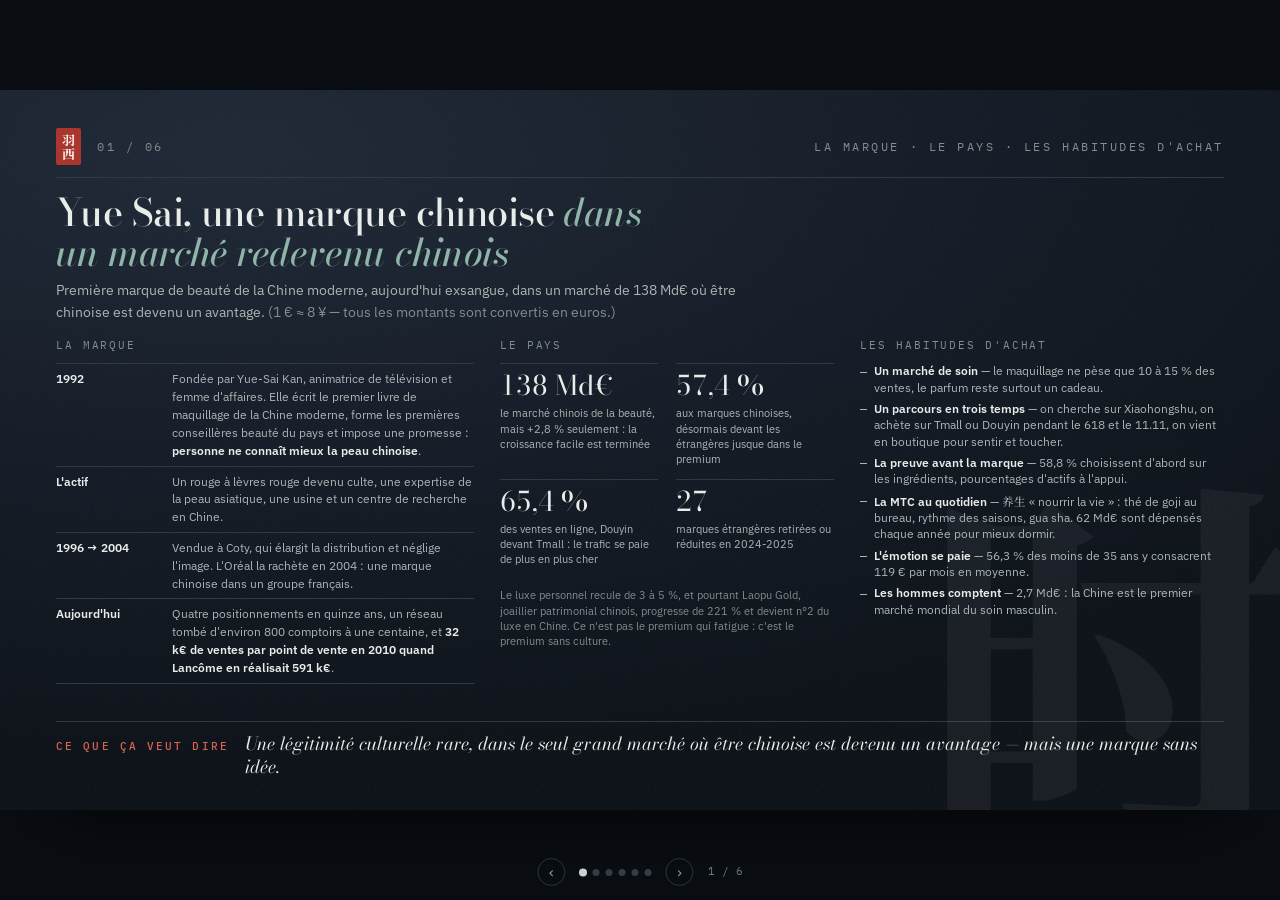
<file: pitch.html>
<!doctype html><html lang="fr"><head><meta charset="utf-8"><meta name="viewport" content="width=device-width,initial-scale=1"><meta name="robots" content="noindex, nofollow"></head><body><title>Yue Sai · Le Pitch</title>
<link rel="preconnect" href="https://fonts.googleapis.com">
<link rel="preconnect" href="https://fonts.gstatic.com" crossorigin>
<link rel="stylesheet" href="https://fonts.googleapis.com/css2?family=Bodoni+Moda:ital,opsz,wght@0,6..96,400..700;1,6..96,400..600&family=IBM+Plex+Mono:wght@400;500&family=IBM+Plex+Sans:ital,wght@0,400;0,500;0,600;1,400&family=Noto+Serif+SC:wght@500;700&display=swap">
<style>
:root{
  --moon:#EDF0EE; --paper:#F8F9F7; --paper2:#E3E8E4;
  --ink:#151C25; --ink2:#4A5661; --ink3:#78848B; --line:#CAD3CE;
  --cel:#3B7A6B; --cel-l:#8DB3A7; --cel-soft:#D7E4DE;
  --cin:#A8322A; --cin-l:#D6604F; --amber:#B97A2E; --xiang:#E6D7A3;
  --night:#131B26; --gold:#C8A24A; --on-night:#E8ECE9;
}
*{box-sizing:border-box}
html,body{margin:0;height:100%}
body{background:#0A0E13;font:16px/1.55 "IBM Plex Sans",system-ui,-apple-system,"PingFang SC",Arial,sans-serif;color:var(--ink);overflow:hidden}
.zh{font-family:"Noto Serif SC","Songti SC","STSong",serif;font-weight:500}
.bd{font-family:"Bodoni Moda","Bodoni 72","Didot",Georgia,serif}
.mo{font-family:"IBM Plex Mono",ui-monospace,Menlo,monospace}
:focus-visible{outline:2px solid var(--cin-l);outline-offset:3px}

.stage{position:absolute;top:50%;left:50%;width:1280px;height:720px;transform-origin:center center}
.slide{position:absolute;inset:0;width:1280px;height:720px;background:var(--moon);color:var(--ink);
  padding:38px 56px 32px;display:flex;flex-direction:column;overflow:hidden;
  box-shadow:0 40px 90px -40px rgba(0,0,0,.8);opacity:0;visibility:hidden;transition:opacity .45s ease}
.slide.on{opacity:1;visibility:visible}
.slide::after{content:"";position:absolute;inset:0;pointer-events:none;opacity:.055;mix-blend-mode:multiply;
  background-image:url("data:image/svg+xml;utf8,<svg xmlns='http://www.w3.org/2000/svg' width='140' height='140'><filter id='n'><feTurbulence type='fractalNoise' baseFrequency='0.85' numOctaves='3'/></filter><rect width='140' height='140' filter='url(%23n)'/></svg>")}
.slide.dark{background:radial-gradient(110% 85% at 18% 8%,#1D2735 0%,#111823 55%,#0A0F16 100%);color:var(--on-night)}
.slide.dark::after{mix-blend-mode:screen;opacity:.05}
.slide.dark{--ink:var(--on-night);--ink2:#A8B4B2;--ink3:#7E8B8C;--line:#2B3641;--cel:#8FC0B2;--paper:#18212C;--paper2:#1E2836}

/* header */
.shead{display:flex;align-items:center;gap:16px;padding-bottom:12px;border-bottom:1px solid var(--line);flex:none}
.seal{display:inline-flex;flex-direction:column;align-items:center;line-height:1.04;background:var(--cin);color:#FBF1EC;
  font-family:"Noto Serif SC","Songti SC",serif;font-weight:700;font-size:13px;padding:5px 6px;border-radius:2px}
.snum{font-family:"IBM Plex Mono",monospace;font-size:11.5px;letter-spacing:.22em;color:var(--ink3)}
.slabel{font-family:"IBM Plex Mono",monospace;font-size:11.5px;letter-spacing:.22em;text-transform:uppercase;color:var(--ink3);margin-left:auto}
h1{font-family:"Bodoni Moda","Bodoni 72",Didot,Georgia,serif;font-weight:500;font-size:38px;line-height:1.05;letter-spacing:-.015em;margin:15px 0 7px;max-width:26ch}
h1 em{font-style:italic;color:var(--cel)}
.slide.dark h1 em{color:var(--cel-l)}
.sub{font-size:14px;color:var(--ink2);max-width:92ch;margin:0}
.body{flex:1;display:flex;gap:26px;margin-top:14px;min-height:0;overflow:hidden}
.col{display:flex;flex-direction:column;gap:10px;min-width:0;min-height:0}
.sowhat{flex:none;margin-top:10px;padding-top:10px;border-top:1px solid var(--line);display:flex;gap:16px;align-items:baseline}
.sowhat b{font-family:"IBM Plex Mono",monospace;font-weight:500;font-size:10.5px;letter-spacing:.2em;text-transform:uppercase;color:var(--cin);white-space:nowrap}
.slide.dark .sowhat b{color:var(--cin-l)}
.sowhat span{font-family:"Bodoni Moda",Georgia,serif;font-style:italic;font-size:18px;line-height:1.28}

/* pieces */
.lab{font-family:"IBM Plex Mono",monospace;font-size:10.5px;letter-spacing:.18em;text-transform:uppercase;color:var(--ink3)}
.kfigs{display:grid;gap:11px 18px}
.kfig{border-top:1px solid var(--line);padding-top:8px}
.kfig .n{font-family:"Bodoni Moda",Georgia,serif;font-size:27px;line-height:1;font-variant-numeric:tabular-nums}
.kfig p{margin:4px 0 0;font-size:11px;color:var(--ink2);line-height:1.4}
.card{background:var(--paper);border:1px solid var(--line);border-radius:7px;padding:12px 14px;display:flex;flex-direction:column;gap:7px}
.slide.dark .card{background:rgba(255,255,255,.04);border-color:#2B3641}
.card h3,.blk h3{margin:0;font-size:14px;font-weight:600;letter-spacing:.01em}
.blk{display:flex;flex-direction:column;gap:8px}
ul.l{margin:0;padding:0;list-style:none;display:flex;flex-direction:column;gap:5px}
ul.l li{position:relative;padding-left:14px;font-size:11.5px;color:var(--ink2);line-height:1.42}
ul.l li::before{content:"";position:absolute;left:0;top:.72em;width:7px;height:1px;background:var(--cel)}
ul.l li b{color:var(--ink);font-weight:600}
.rows{display:flex;flex-direction:column}
.rows div{display:grid;grid-template-columns:104px 1fr;gap:12px;padding:6px 0;border-top:1px solid var(--line);font-size:11.5px;color:var(--ink2)}
.rows div:last-child{border-bottom:1px solid var(--line)}
.rows b{color:var(--ink);font-weight:600}
.rows .then{color:var(--ink3)}
.pill{display:inline-block;font-family:"IBM Plex Mono",monospace;font-size:10.5px;letter-spacing:.04em;padding:2px 8px;border-radius:99px;border:1px solid currentColor}
.pill.y{color:var(--cel)} .pill.n{color:var(--ink3)}
.quote{font-family:"Bodoni Moda",Georgia,serif;font-style:italic;font-size:16px;line-height:1.32;color:var(--ink)}
.big-zh{font-family:"Noto Serif SC","Songti SC",serif;font-weight:700;line-height:.92}
.wm{position:absolute;font-family:"Noto Serif SC","Songti SC",serif;font-weight:700;opacity:.055;pointer-events:none;user-select:none}
.mini{font-size:10.5px;color:var(--ink3);line-height:1.45}
.rule{height:1px;background:var(--line)}
.tag{font-family:"IBM Plex Mono",monospace;font-size:10px;letter-spacing:.12em;text-transform:uppercase;color:var(--ink3)}

/* products */
.line{display:flex;gap:6px;align-items:flex-end}
.prod{flex:1;display:flex;flex-direction:column;justify-content:flex-end;align-items:center;gap:5px;min-width:0}
.prod svg{width:100%;height:auto;display:block}
.prod .nm{font-size:10.5px;font-weight:600;text-align:center;line-height:1.25;min-height:26px;display:flex;align-items:flex-end}
.prod .pr{font-family:"IBM Plex Mono",monospace;font-size:9.5px;color:var(--ink3)}
.sw{display:flex;flex-direction:column;gap:5px}
.sw i{display:block;height:24px;border-radius:4px;border:1px solid rgba(21,28,37,.12)}
.sw span{font-size:10.5px;color:var(--ink2);line-height:1.25}
.sw span b{display:block;font-family:"Noto Serif SC",serif;font-size:12.5px;color:var(--ink)}

/* website mock */
.wmini{border:1px solid var(--line);border-radius:7px;overflow:hidden;background:#F7F8F6;color:#151C25;flex:none}
.wmini .t{display:flex;gap:4px;padding:6px 9px;background:#E2E8E4}
.wmini .t i{width:6px;height:6px;border-radius:50%;background:#C3CCC7;display:block}
.wmini .nv{display:flex;gap:9px;padding:7px 10px;font-size:9px;color:#4A5661;border-bottom:1px solid rgba(21,28,37,.1);align-items:center}
.wmini .nv b{font-family:"Noto Serif SC",serif;font-size:12px}
.wmini .hr{display:flex;justify-content:space-between;align-items:flex-end;padding:14px 12px 12px;background:linear-gradient(160deg,#EEF4F1,#A9C8BD);color:#16231F}
.wmini .hr h4{margin:2px 0 0;font-family:"Bodoni Moda",Georgia,serif;font-weight:500;font-size:16px;line-height:1.1}
.wmini .hr .tm{font-family:"IBM Plex Mono",monospace;font-size:8.5px;letter-spacing:.08em}
.wmini .hr .ch{font-family:"Noto Serif SC",serif;font-weight:700;font-size:38px;line-height:.85}
.wmini .cds{display:flex;gap:6px;padding:9px 12px}
.wmini .cds div{flex:1;border:1px solid rgba(21,28,37,.12);border-radius:4px;padding:6px;font-size:8.5px;line-height:1.3}
.wmini .cds i{display:block;height:26px;border-radius:3px;background:linear-gradient(160deg,#E3ECE8,#B7CCC4);margin-bottom:4px}
.wmini .pf{display:flex;gap:8px;align-items:center;padding:8px 12px;border-top:1px solid rgba(21,28,37,.1);font-size:9px;color:#4A5661}
.wmini .pf b{color:#151C25}

/* member card */
.mcard{border-radius:9px;padding:13px 15px;background:linear-gradient(150deg,#F7F9F7,#E3ECE8 55%,#CADCD4);color:#151C25;border:1px solid var(--line);display:flex;flex-direction:column;gap:9px}
.mcard .top{display:flex;justify-content:space-between;align-items:center}
.mcard .brand{font-family:"IBM Plex Mono",monospace;font-size:8.5px;letter-spacing:.1em;text-transform:uppercase;color:#4A5661}
.mcard .nm{font-family:"Noto Serif SC",serif;font-weight:700;font-size:22px;line-height:1}
.mcard .st{font-family:"Bodoni Moda",Georgia,serif;font-size:14px}
.mcard .st .zh{color:#3B7A6B;font-weight:700}
.mcard .trk{height:5px;border-radius:99px;background:rgba(21,28,37,.12);overflow:hidden}
.mcard .trk i{display:block;height:100%;width:50%;background:#3B7A6B;border-radius:99px}
.mcard .rw{display:flex;justify-content:space-between;font-size:9.5px;color:#4A5661}

/* bars */
.bars{display:flex;flex-direction:column;gap:9px}
.bar{display:grid;grid-template-columns:44px 1fr 108px;gap:10px;align-items:center;font-size:12px}
.bar .yr{font-family:"IBM Plex Mono",monospace;color:var(--ink2)}
.bar .tk{height:20px;background:rgba(141,179,167,.16);border-radius:3px;overflow:hidden}
.bar .tk i{display:block;height:100%;background:var(--cel-l);border-radius:3px}
.bar .vl{text-align:right;font-variant-numeric:tabular-nums;color:var(--ink)}
.bar .vl s{text-decoration:none;color:var(--ink3);font-size:11px}

/* nav */
.nav{position:fixed;left:50%;bottom:14px;transform:translateX(-50%);display:flex;align-items:center;gap:8px;z-index:20}
.nav button{all:unset;cursor:pointer;width:26px;height:26px;display:grid;place-items:center;border-radius:50%;color:#8A959B;border:1px solid #2A333C}
.nav button:hover{color:#EDF0EE;border-color:#5C6970}
.dots{display:flex;gap:6px;margin:0 6px}
.dots i{width:7px;height:7px;border-radius:50%;background:#333D46;cursor:pointer;display:block}
.dots i.on{background:#C9D3CE;transform:scale(1.15)}
.cnt{font-family:"IBM Plex Mono",monospace;font-size:11px;color:#6E7A81;margin-left:6px}

@keyframes rise{from{opacity:0;transform:translateY(12px)}to{opacity:1;transform:none}}
.slide.on .an{animation:rise .55s both}
.slide.on .an:nth-child(2){animation-delay:.05s}
.slide.on .an:nth-child(3){animation-delay:.1s}
.slide.on .an:nth-child(4){animation-delay:.15s}
@media (prefers-reduced-motion:reduce){.slide.on .an{animation:none}.slide{transition:none}}

@media print{
  @page{size:338.7mm 190.5mm;margin:0}
  body{background:#fff;overflow:visible}
  .nav{display:none}
  .stage{position:static;transform:none!important;width:auto;height:auto}
  .slide{position:relative;opacity:1!important;visibility:visible!important;box-shadow:none;break-after:page;inset:auto}
  .slide.on .an{animation:none}
  *{-webkit-print-color-adjust:exact;print-color-adjust:exact}
}

.lk{display:inline-flex;align-items:center;gap:7px;font-family:"IBM Plex Mono",monospace;font-size:10px;letter-spacing:.14em;text-transform:uppercase;
 border:1px solid var(--cel);color:var(--cel);border-radius:99px;padding:6px 12px;text-decoration:none;width:max-content}
.lk::after{content:"↗";font-size:11px}
.lk:hover{background:var(--cel-soft)}
.lkrow{display:flex;flex-wrap:wrap;gap:7px;align-items:center}
.lkurl{font-family:"IBM Plex Mono",monospace;font-size:8px;letter-spacing:.04em;color:var(--mut);margin-top:3px;word-break:break-all}
.slide.dark{--cel-soft:#1E3630}
.matline{display:grid;grid-template-columns:repeat(2,minmax(0,1fr));gap:9px}
.mt{border-radius:6px;overflow:hidden;border:1px solid var(--line);display:flex;flex-direction:column}
.mt i{height:40px;display:block}
.mt div{padding:7px 9px;background:var(--paper);display:flex;flex-direction:column;gap:2px}
.mt b{font-size:10.5px}.mt b em{font-style:normal;font-family:"Noto Serif SC",serif;font-size:12px}
.mt span{font-size:9.5px;color:var(--ink2);line-height:1.35}
.pal{display:grid;grid-template-columns:repeat(6,1fr);gap:7px}
.pal div{display:flex;flex-direction:column;gap:3px}
.pal i{height:24px;border-radius:3px;border:1px solid rgba(21,28,37,.14);display:block}
.pal b{font-family:"Noto Serif SC",serif;font-size:11.5px;line-height:1}
.pal span{font-size:9px;color:var(--ink2);line-height:1.3}
.tbl2{width:100%;border-collapse:collapse;font-size:10.8px}
.tbl2 th{font-family:"IBM Plex Mono",monospace;font-size:9px;letter-spacing:.1em;text-transform:uppercase;color:var(--ink3);text-align:left;padding:3px 8px 3px 0;border-bottom:1px solid var(--line)}
.tbl2 td{padding:3.5px 8px 3.5px 0;border-bottom:1px solid var(--line);color:var(--ink2);vertical-align:top;line-height:1.4}
.tbl2 td:first-child{color:var(--ink);font-weight:600;width:29%}
.ba{display:flex;flex-direction:column;gap:7px}
.ba .row{display:grid;grid-template-columns:70px 1fr;gap:9px;align-items:center;font-size:10.5px;color:var(--ink2)}
.ba .seg{display:flex;height:15px;gap:2px}
.ba .seg i{display:block;height:100%;border-radius:2px}
.lg{display:grid;grid-template-columns:1fr 1fr;gap:3px 10px;font-size:9.5px;color:var(--ink2)}
.lg span{display:flex;gap:6px;align-items:center}
.lg i{width:8px;height:8px;border-radius:2px;display:block;flex:none}
.num{display:flex;gap:16px}
.num div{display:flex;flex-direction:column}
.num b{font-family:"Bodoni Moda",Georgia,serif;font-size:22px;font-weight:500;line-height:1.1}
.num span{font-size:9.5px;color:var(--ink3);line-height:1.3}
.ph{border-radius:4px;overflow:hidden;line-height:0}
.ph img{width:100%;height:100%;object-fit:cover;display:block}

.q{display:flex;align-items:center;gap:8px;font-size:12.5px;font-weight:600;color:var(--ink);line-height:1.25}
.q i{font-style:normal;display:inline-grid;place-items:center;flex:none;width:19px;height:19px;background:var(--cin);color:#FBF1EC;font:600 11px "IBM Plex Mono",monospace;border-radius:2px}
.lab.c{color:var(--cel)}
.p11{font-size:11px;color:var(--ink2);line-height:1.42;margin:0}
.p11 b{color:var(--ink)}
.pastil{display:flex;gap:6px}
.pastil div{flex:1;display:flex;flex-direction:column;align-items:center;gap:3px;font-size:9px;color:var(--ink2);text-align:center;line-height:1.2}
.pastil i{width:28px;height:28px;border-radius:50%;display:block;border:1px solid rgba(21,28,37,.14)}
.stk{display:flex;height:16px;gap:1px}
.stk i{display:block;height:100%}
.stkl{display:flex;gap:1px;font-size:8.5px;color:var(--ink2);line-height:1.15}
.stkl span{display:block;overflow:hidden}

.duo{display:grid;grid-template-columns:1fr 1fr;gap:6px;height:150px;flex:none}
.duo .ph{height:150px}

.col .zh{white-space:nowrap}

.duo{display:grid;grid-template-columns:1fr 1fr;gap:6px;height:150px;flex:none}
.duo .ph{height:150px}
#s4 .col .zh,#s5 .col .zh,#s6 .col .zh{white-space:nowrap}
#s2 h1{max-width:none}
#s2 .quote{margin:0}
</style>

<svg width="0" height="0" style="position:absolute" aria-hidden="true"><defs>
  <linearGradient id="gCel" x1="0" y1="0" x2="1" y2="1"><stop offset="0" stop-color="#EDF3EF"/><stop offset=".45" stop-color="#B4CFC4"/><stop offset="1" stop-color="#7FA497"/></linearGradient>
  <linearGradient id="gCelD" x1="0" y1="0" x2="1" y2="1"><stop offset="0" stop-color="#C3D9CF"/><stop offset="1" stop-color="#5E8B7E"/></linearGradient>
  <linearGradient id="gDawn" x1="0" y1="0" x2="1" y2="1"><stop offset="0" stop-color="#F7EFD5"/><stop offset="1" stop-color="#DCC79A"/></linearGradient>
  <linearGradient id="gNight" x1="0" y1="0" x2="1" y2="1"><stop offset="0" stop-color="#31425E"/><stop offset="1" stop-color="#0D131C"/></linearGradient>
  <linearGradient id="gClear" x1="0" y1="0" x2="1" y2="1"><stop offset="0" stop-color="#E7EFEB"/><stop offset="1" stop-color="#AEC7BF"/></linearGradient>
  <linearGradient id="gWood" x1="0" y1="0" x2="1" y2="1"><stop offset="0" stop-color="#B99066"/><stop offset="1" stop-color="#7A5A33"/></linearGradient>
  <linearGradient id="gBamboo" x1="0" y1="0" x2="1" y2="1"><stop offset="0" stop-color="#DCCCA6"/><stop offset="1" stop-color="#A8925F"/></linearGradient>
  <linearGradient id="gPaper" x1="0" y1="0" x2="1" y2="1"><stop offset="0" stop-color="#F6F3EA"/><stop offset="1" stop-color="#DCD6C4"/></linearGradient>
  <linearGradient id="gCin" x1="0" y1="0" x2="1" y2="1"><stop offset="0" stop-color="#C24B3E"/><stop offset="1" stop-color="#8B291F"/></linearGradient>
  <linearGradient id="gGold" x1="0" y1="0" x2="1" y2="1"><stop offset="0" stop-color="#EBD190"/><stop offset="1" stop-color="#AE8437"/></linearGradient>
  <linearGradient id="gAlu" x1="0" y1="0" x2="1" y2="1"><stop offset="0" stop-color="#E4E9E5"/><stop offset="1" stop-color="#B2BBB6"/></linearGradient>
  <linearGradient id="gTube" x1="0" y1="0" x2="1" y2="1"><stop offset="0" stop-color="#F3F5F1"/><stop offset="1" stop-color="#C6CDC7"/></linearGradient>
  <radialGradient id="gLantern" cx=".5" cy=".5" r=".5"><stop offset="0" stop-color="#F6CE84" stop-opacity=".95"/><stop offset="1" stop-color="#F6CE84" stop-opacity="0"/></radialGradient>
  <linearGradient id="gGate" x1="0" y1="0" x2="0" y2="1"><stop offset="0" stop-color="#3A2E20"/><stop offset="1" stop-color="#120E0A"/></linearGradient>
  <filter id="soft" x="-30%" y="-20%" width="160%" height="150%"><feDropShadow dx="0" dy="5" stdDeviation="5" flood-color="#151C25" flood-opacity=".18"/></filter>
</defs></svg>

<div class="stage" id="stage">

<section class="slide dark on" id="s1">
  <span class="wm zh" style="right:-40px;bottom:-150px;font-size:400px">时</span>
  <div class="shead"><span class="seal">羽<span>西</span></span><span class="snum">01 / 06</span><span class="slabel">La marque · le pays · les habitudes d'achat</span></div>
  <h1 class="an">Yue Sai, une marque chinoise <em>dans un marché redevenu chinois</em></h1>
  <p class="sub an">Première marque de beauté de la Chine moderne, aujourd'hui exsangue, dans un marché de 138&nbsp;Md€ où être chinoise est devenu un avantage. <span style="color:var(--ink3)">(1&nbsp;€ ≈ 8&nbsp;¥ — tous les montants sont convertis en euros.)</span></p>
  <div class="body">
    <div class="col an" style="flex:1.15">
      <span class="lab">La marque</span>
      <div class="rows">
        <div><b>1992</b><span>Fondée par Yue-Sai Kan, animatrice de télévision et femme d'affaires. Elle écrit le premier livre de maquillage de la Chine moderne, forme les premières conseillères beauté du pays et impose une promesse : <b>personne ne connaît mieux la peau chinoise</b>.</span></div>
        <div><b>L'actif</b><span>Un rouge à lèvres rouge devenu culte, une expertise de la peau asiatique, une usine et un centre de recherche en Chine.</span></div>
        <div><b>1996 → 2004</b><span>Vendue à Coty, qui élargit la distribution et néglige l'image. L'Oréal la rachète en 2004 : une marque chinoise dans un groupe français.</span></div>
        <div><b>Aujourd'hui</b><span>Quatre positionnements en quinze ans, un réseau tombé d'environ 800 comptoirs à une centaine, et <b>32 k€ de ventes par point de vente en 2010 quand Lancôme en réalisait 591 k€</b>.</span></div>
      </div>
    </div>
    <div class="col an" style="flex:.92">
      <span class="lab">Le pays</span>
      <div class="kfigs" style="grid-template-columns:1fr 1fr">
        <div class="kfig"><span class="n">138 Md€</span><p>le marché chinois de la beauté, mais +2,8 % seulement : la croissance facile est terminée</p></div>
        <div class="kfig"><span class="n">57,4 %</span><p>aux marques chinoises, désormais devant les étrangères jusque dans le premium</p></div>
        <div class="kfig"><span class="n">65,4 %</span><p>des ventes en ligne, Douyin devant Tmall : le trafic se paie de plus en plus cher</p></div>
        <div class="kfig"><span class="n">27</span><p>marques étrangères retirées ou réduites en 2024-2025</p></div>
      </div>
      <p class="mini">Le luxe personnel recule de 3 à 5 %, et pourtant Laopu Gold, joaillier patrimonial chinois, progresse de 221 % et devient n°2 du luxe en Chine. Ce n'est pas le premium qui fatigue : c'est le premium sans culture.</p>
    </div>
    <div class="col an" style="flex:1">
      <span class="lab">Les habitudes d'achat</span>
      <ul class="l">
        <li><b>Un marché de soin</b> — le maquillage ne pèse que 10 à 15 % des ventes, le parfum reste surtout un cadeau.</li>
        <li><b>Un parcours en trois temps</b> — on cherche sur Xiaohongshu, on achète sur Tmall ou Douyin pendant le 618 et le 11.11, on vient en boutique pour sentir et toucher.</li>
        <li><b>La preuve avant la marque</b> — 58,8 % choisissent d'abord sur les ingrédients, pourcentages d'actifs à l'appui.</li>
        <li><b>La MTC au quotidien</b> — <span class="zh">养生</span> « nourrir la vie » : thé de goji au bureau, rythme des saisons, gua sha. 62 Md€ sont dépensés chaque année pour mieux dormir.</li>
        <li><b>L'émotion se paie</b> — 56,3 % des moins de 35 ans y consacrent 119 € par mois en moyenne.</li>
        <li><b>Les hommes comptent</b> — 2,7 Md€ : la Chine est le premier marché mondial du soin masculin.</li>
      </ul>
    </div>
  </div>
  <div class="sowhat"><b>Ce que ça veut dire</b><span>Une légitimité culturelle rare, dans le seul grand marché où être chinoise est devenu un avantage — mais une marque sans idée.</span></div>
</section>

<section class="slide" id="s2">
  <div class="shead"><span class="seal">羽<span>西</span></span><span class="snum">02 / 06</span><span class="slabel">La cliente · sa douleur · la valeur</span></div>
  <h1 class="an">La cliente, sa douleur, <em>et la valeur à créer</em></h1>
  <p class="sub an">Cible cœur : les équilibristes urbains — 25 à 40 ans, villes de nouvelle 1<sup>re</sup> catégorie, revenus supérieurs, vies sous tension.</p>
  <div class="body">
    <div class="col an" style="flex:.95">
      <div class="card" style="gap:10px">
        <span class="lab">Cliente principale</span>
        <div style="display:flex;align-items:baseline;gap:10px"><span class="big-zh" style="font-size:28px">林晓雨</span><span style="font-size:12px;color:var(--ink2)">Lin Xiaoyu · 29 ans · Hangzhou</span></div>
        <div class="rows" style="font-size:11px">
          <div><b>Métier</b><span>Cheffe de produit e-commerce, 2 750 € par mois</span></div>
          <div><b>Journée</b><span>Réunions dès 9 h, déjeuner livré, pilates, écrans jusqu'à 1 h</span></div>
          <div><b>Peau</b><span>Teint terne, cernes, réactivité liée au stress et à la climatisation</span></div>
          <div><b>Ses mots</b><span><span class="zh">内卷</span> la course sans fin · <span class="zh">熬夜</span> les nuits volées · <span class="zh">精神内耗</span> l'usure mentale</span></div>
        </div>
        <p class="quote">« Des gestes simples qui ont du sens, au bon moment, et qui marchent vraiment. »</p>
      </div>
      <div style="background:var(--night);color:var(--on-night);border-radius:7px;padding:12px 14px;display:flex;gap:13px;align-items:center">
        <span class="big-zh" style="font-size:44px">从容</span>
        <span style="font-size:11px;line-height:1.45;color:#C7D0CE">cóngróng · <b style="color:#fff">l'aisance calme</b><br>« J'ai le temps d'être moi, même les jours où je n'en ai pas. » Un mot classique, pas une mode : le contraire exact du <span class="zh">内卷</span>.</span>
      </div>
    </div>
    <div class="col an" style="flex:.8">
      <span class="lab">La douleur, chiffrée</span>
      <div class="kfigs" style="grid-template-columns:1fr">
        <div class="kfig"><span class="n">62 Md€</span><p>l'économie chinoise du sommeil : on paie déjà pour se reposer</p></div>
        <div class="kfig"><span class="n">119 €</span><p>dépensés chaque mois par les moins de 35 ans pour « se sentir mieux »</p></div>
      </div>
      <ul class="l">
        <li>Ce qui se voit : teint terne, cernes, peau réactive. Ce qui se vit : <b>la culpabilité de mal dormir</b>.</li>
        <li>Le marché a répondu par la performance — des actifs, des pourcentages. <b>Personne n'a répondu par le temps.</b></li>
      </ul>
    </div>
    <div class="col an" style="flex:1.25">
      <span class="lab">La valeur que l'on crée</span>
      <table class="tbl2">
        <thead><tr><th>Bénéfice</th><th>La promesse</th><th>La preuve</th></tr></thead>
        <tbody>
          <tr><td>Fonctionnel</td><td>Le bon geste à la bonne heure</td><td>Chronobiologie de la peau, études cliniques sur panels asiatique et européen</td></tr>
          <tr><td>Émotionnel</td><td><span class="zh">从容</span> : reprendre la main sur son temps</td><td>Rituels de trois minutes, senteurs des heures, porcelaine froide</td></tr>
          <tr><td>Symbolique</td><td>Une culture chinoise savante, jamais décorative</td><td>Sceau à son nom, Cercle des 24 Souffles, Passeurs Céladon</td></tr>
          <tr><td>Éthique</td><td>Ne pas prendre à la nature ce qu'on peut cultiver</td><td>Cordyceps de fermentation, recharges, artisans de Jingdezhen</td></tr>
        </tbody>
      </table>
      <span class="lab">Et surtout : les sacrifices retirés</span>
      <ul class="l" style="gap:4px">
        <li><b>12 € remboursés</b> sur la première routine — le risque financier tombe</li>
        <li><b>Quatre rituels</b> au lieu de dix étapes — le temps rendu</li>
        <li><b>Tolérance testée</b> sur chaque produit — la peur de la réaction tombe</li>
        <li><b>Un message tous les quinze jours</b>, jamais après 22 h — la paix rendue</li>
      </ul>
    </div>
  </div>
  <div class="sowhat"><b>Ce que ça veut dire</b><span>On ne crée pas de la valeur en ajoutant des ingrédients : on en crée en retirant des sacrifices.</span></div>
</section>

<section class="slide" id="s3">
  <div class="shead"><span class="seal">羽<span>西</span></span><span class="snum">03 / 06</span><span class="slabel">Segmentation · concurrence · positionnement</span></div>
  <h1 class="an">Le marché d'abord, <em>le positionnement ensuite</em></h1>
  <p class="sub an">Quatre segments retenus après examen de la taille, de la croissance, de la solvabilité et de l'intensité concurrentielle ; quatre concurrents analysés sur ce qu'ils possèdent et ce qui leur manque.</p>
  <div class="body">
    <div class="col an" style="flex:1.3">
      <span class="lab">Les segments de la demande</span>
      <table class="tbl2">
        <thead><tr><th>Segment</th><th>Ce qu'ils cherchent</th><th>Décision</th></tr></thead>
        <tbody>
          <tr><td>Équilibristes urbains<br>25-40 ans, nouvelle 1<sup>re</sup> catégorie</td><td>Un rituel apaisant et prouvé ; 119 € par mois pour se sentir mieux</td><td><b style="color:var(--cel)">Cœur de cible</b> — grande taille, croissance forte, solvables, concurrence encore moyenne</td></tr>
          <tr><td>Experts des ingrédients<br><span class="zh">成分党</span>, 18-30 ans</td><td>Le pourcentage d'actif, le rapport efficacité-prix</td><td>Secondaire — on les gagne par la preuve clinique, jamais par le prix</td></tr>
          <tr><td>Gardiennes de la MTC<br>45 ans et plus</td><td>Anti-âge, conseil en boutique, cadeau</td><td>Secondaire — gamme Ginseng, c'est la clientèle historique</td></tr>
          <tr><td>Hommes urbains<br>22-35 ans</td><td>Deux gestes efficaces, un parfum non genré</td><td>Extension 2029 — 2,7 Md€, environ +13 % par an</td></tr>
          
        </tbody>
      </table>
      <span class="lab">La concurrence</span>
      <table class="tbl2">
        <thead><tr><th>Concurrent</th><th>Ce qu'il possède</th><th>Sa faille</th></tr></thead>
        <tbody>
          <tr><td>Proya · 1,25 Md€</td><td>La science accessible et la machine Douyin</td><td>49,6 % de frais de vente : il achète sa croissance</td></tr>
          <tr><td>Florasis</td><td>L'esthétique chinoise, Tokyo et Paris</td><td>Peu de preuve clinique : une culture décorative</td></tr>
          
          <tr><td>Mao Geping · 84,2 % de marge</td><td>L'artiste, le geste en boutique</td><td>Centré maquillage, pas de rituel quotidien</td></tr>
          <tr><td>Lancôme, Estée Lauder</td><td>La science et le prestige</td><td>Étrangères, dans un marché qui se rechinoise</td></tr>
        </tbody>
      </table>
    </div>
    <div class="col an" style="flex:1">
      <svg viewBox="0 0 520 300" style="width:100%;height:auto" role="img" aria-label="Carte de positionnement : les marques internationales tiennent la preuve scientifique sans culture chinoise, Florasis et Herborist la culture sans preuve. Le coin science et culture est libre.">
        <line x1="278" y1="18" x2="278" y2="252" stroke="#CAD3CE" stroke-dasharray="4 4"/>
        <line x1="56" y1="136" x2="500" y2="136" stroke="#CAD3CE" stroke-dasharray="4 4"/>
        <line x1="56" y1="252" x2="500" y2="252" stroke="#78848B"/><line x1="56" y1="252" x2="56" y2="18" stroke="#78848B"/>
        <text x="278" y="278" text-anchor="middle" fill="#78848B" font-size="11" font-family="IBM Plex Sans">Preuve scientifique perçue</text>
        <text x="20" y="136" text-anchor="middle" fill="#78848B" font-size="11" font-family="IBM Plex Sans" transform="rotate(-90 20 136)">Culture chinoise perçue</text>
        <text x="500" y="22" text-anchor="end" fill="#A8322A" font-size="10" font-family="IBM Plex Mono" letter-spacing=".06em">TERRITOIRE LIBRE</text>
        <circle cx="446" cy="224" r="4.5" fill="#4A5661"/><text x="455" y="228" font-size="11.5" fill="#151C25" font-family="IBM Plex Sans">Lancôme</text>
        <circle cx="414" cy="243" r="4.5" fill="#4A5661"/><text x="423" y="247" font-size="11.5" fill="#151C25" font-family="IBM Plex Sans">Estée Lauder</text>
        <circle cx="478" cy="200" r="4.5" fill="#4A5661"/><text x="469" y="194" font-size="11.5" fill="#151C25" text-anchor="end" font-family="IBM Plex Sans">SK-II</text>
        <circle cx="370" cy="196" r="4.5" fill="#4A5661"/><text x="379" y="200" font-size="11.5" fill="#151C25" font-family="IBM Plex Sans">Proya</text>
        <circle cx="402" cy="152" r="4.5" fill="#4A5661"/><text x="411" y="156" font-size="11.5" fill="#151C25" font-family="IBM Plex Sans">Winona</text>
        <circle cx="138" cy="46" r="4.5" fill="#4A5661"/><text x="147" y="50" font-size="11.5" fill="#151C25" font-family="IBM Plex Sans">Florasis</text>
        <circle cx="228" cy="74" r="4.5" fill="#4A5661"/><text x="237" y="78" font-size="11.5" fill="#151C25" font-family="IBM Plex Sans">Herborist</text>
        <circle cx="152" cy="142" r="4.5" fill="#4A5661"/><text x="161" y="146" font-size="11.5" fill="#151C25" font-family="IBM Plex Sans">Mao Geping</text>
        <path d="M224 168 L418 64" fill="none" stroke="#A8322A" stroke-width="1.4" stroke-dasharray="5 4"/>
        <circle cx="216" cy="174" r="6.5" fill="#EDF0EE" stroke="#A8322A" stroke-width="2"/><text x="227" y="190" font-size="11.5" font-weight="600" fill="#151C25" font-family="IBM Plex Sans">Yue Sai aujourd'hui</text>
        <circle cx="428" cy="56" r="7.5" fill="#A8322A"/><text x="416" y="40" font-size="12" font-weight="600" text-anchor="middle" fill="#151C25" font-family="IBM Plex Sans">Yue Sai · Douze Heures</text>
      </svg>
      <span class="lab">Pourquoi le temps, et rien d'autre</span>
      <ul class="l" style="gap:4px">
        <li><b>Il unit les deux exigences du marché</b> — la preuve clinique et la culture chinoise. Aucun concurrent ne tient les deux.</li>
        <li><b>Il structure l'usage</b> — quatre rituels par jour : de la fréquence, donc du rachat, donc de la rentabilité.</li>
        <li><b>Il est intraduisible</b> par une marque occidentale, et pourtant il voyage : tout le monde vit une journée.</li>
      </ul>
      <div class="card" style="border-color:var(--cel);gap:6px;padding:11px 13px">
        <span class="lab">Le positionnement retenu</span>
        <p style="font-size:11.5px;margin:0;line-height:1.45">Pour les citadins chinois de 25 à 40 ans qui vivent vite et cherchent l'équilibre, Yue Sai est <b>la maison de beauté qui accorde le soin aux rythmes du corps</b> — les douze heures doubles, les vingt-quatre termes solaires, la constitution de chacun — parce qu'elle réunit la sagesse chinoise du temps et la recherche de L'Oréal. <span class="zh">顺时而美</span></p>
      </div>
    </div>
  </div>
  <div class="sowhat"><b>Ce que ça veut dire</b><span>Le positionnement n'a pas été choisi par goût : c'est le seul territoire qui reste libre et qui coche les deux exigences du marché.</span></div>
</section>

<section class="slide" id="s4">
  <div class="shead"><span class="seal">羽<span>西</span></span><span class="snum">04 / 06</span><span class="slabel">Le produit · le packaging</span><span class="slabel" style="opacity:.55;text-transform:none;letter-spacing:.02em;margin-left:14px">wyngo-create.github.io/yue-sai-maison &nbsp;#catalogue</span></div>
  <h1 class="an">Quatre rituels, <em>une matière que l'on reconnaît à la main</em></h1>
  <p class="sub an">Quinze produits, trois catégories, rangés en quatre lignes horaires plutôt que par type de produit ; huit se rechargent.</p>
  <div class="body">
    <div class="col an" style="flex:1.15;gap:9px">
      <div class="q"><i>1</i>Produit — quelles catégories, pourquoi, comment</div>
      <span class="lab c">Quoi : 3 catégories (mix visé), 4 lignes horaires</span>
      <table class="tbl2" style="font-size:11px"><tbody>
        <tr><td style="width:27%">Soin · 70 %</td><td><span class="zh">晨</span> Mousse, Essence Éveil, Écran, Gua Sha · <span class="zh">午</span> Brume, Baume · <span class="zh">暮</span> Huile · <span class="zh">夜</span> Essence Nuit, Crème, Essence Or</td></tr>
        <tr><td>Senteurs · 15 %</td><td><span class="zh">暮</span> Bougie des Lieux, Encens des Quatre Heures</td></tr>
        <tr><td>Maquillage · 15 %</td><td><span class="zh">暮</span> Rouge 1992, quatre teintes</td></tr>
        <tr><td>Essai, cadeau</td><td>Coffret 7 Jours, Coffret Les Quatre Rituels</td></tr>
      </tbody></table>
      <span class="lab c">Pourquoi</span>
      <ul class="l">
        <li><b>Soin :</b> le marché et la légitimité (le cas posait 80/20). La nuit (<span class="zh">熬夜</span>) porte le produit phare historique, au lingzhi, et les soins de 61 à 160 €.</li>
        <li><b>Senteurs :</b> la catégorie qui croît le plus vite, choisie en l'essayant ; la Bougie porte l'odeur des Lieux. <b>Maquillage :</b> le seul Rouge 1992, l'actif iconique.</li>
      </ul>
      <span class="lab c">Comment</span>
      <ul class="l">
        <li><b>La preuve avant l'allégation</b>, exigée en Chine : actifs dosés et tracés (ginseng 5 %, lingzhi 4 %, cordyceps 6 %), 8 soins testés sur deux panels ; 1,5 M€.</li>
        <li><b>Essence Or, reformulée et montée en prestige :</b> le risque de l'extension vers le haut, manquer de crédibilité, est traité par la preuve.</li>
        <li><b>Profondeur</b> pour fidéliser (recharges, teintes) ; <b>largeur</b> en 2029 pour recruter : Ginseng, hommes, Ligne Institut.</li>
      </ul>
    </div>
    <div class="col an" style="flex:1.15">
      <div class="q"><i>2</i>Packaging — quoi, pourquoi, comment</div>
      <span class="lab c">Quoi : trois niveaux, une matière par fonction</span>
      <ul class="l">
        <li><b>Primaire, conserver :</b> verre ambré contre la lumière, aluminium contre l'air ; <b>garder à vie :</b> porcelaine de Jingdezhen, calebasse <span class="zh">葫芦</span> de l'Essence Or.</li>
        <li><b>Secondaire :</b> étui FSC au grain de papier xuan, sans plastique.</li>
        <li><b>Tertiaire :</b> en ligne, le colis arrive chez la cliente ; scellé au cinabre, il se replie pour renvoyer les flacons vides.</li>
      </ul>
      <span class="lab c">Pourquoi : les trois fonctions marketing</span>
      <ul class="l">
        <li><b>Alerter :</b> l'idéogramme et la couleur du moment, repérables en vignette Tmall comme au Comptoir.</li>
        <li><b>Positionner :</b> la culture par la matière, la preuve par l'actif dosé.</li>
        <li><b>Informer :</b> heure, dosage, origine, QR ; le sceau <span class="zh">临床验证</span> après l'étude.</li>
      </ul>
      <span class="lab c">Comment</span>
      <ul class="l">
        <li><b>Signature tactile :</b> la même cuvette du pouce sur les flacons et les tasses des Lieux du Temps.</li>
        <li><b>Responsable et rentable :</b> flacon et écrin font 58 % du coût de l'Essence Or ; sa recharge à 111 € porte la marge brute de 83 à 90 %.</li>
        <li><b>Norme GB 23350-2021 :</b> emballage hors flacon plafonné à 20 % du prix ; flacon et écrin de l'Essence Or réunis : 9 %.</li>
      </ul>
    </div>
    <div class="col an" style="flex:.75">
      <div class="duo"><div class="ph"><img alt="Les soins du quotidien sur blocs de pierre : Huile Dénouer (暮), Essence Nuit (夜), Écran Urbain et un flacon-pompe." src="[data-uri]"></div><div class="ph"><img alt="Les pots en porcelaine de la Crème Porcelaine, à couvercles sculptés." src="[data-uri]"></div></div>
      <p class="mini" style="margin:-4px 0 0">Le quotidien en flacon ; ce qui se garde, en porcelaine. Visuels de principe.</p>
      <div class="pastil">
        <div><i style="background:linear-gradient(135deg,#C98A4A,#6B2E1E)"></i>verre ambré</div>
        <div><i style="background:linear-gradient(135deg,#E4E9E5,#B2BBB6)"></i>aluminium</div>
        <div><i style="background:linear-gradient(135deg,#EDF3EF,#B4CFC4 45%,#7FA497)"></i>porcelaine</div>
        <div><i style="background:linear-gradient(135deg,#C24B3E,#8B291F)"></i>laque cinabre</div>
        <div><i style="background:linear-gradient(135deg,#F6F3EA,#DCD6C4)"></i>papier xuan</div>
      </div>
      <div class="pal">
        <div><i style="background:#EDF0EE"></i><b>月白</b><span>fonds, colis</span></div>
        <div><i style="background:#8DB3A7"></i><b>天青</b><span>marque, 午</span></div>
        <div><i style="background:#E6D7A3"></i><b>缃色</b><span>晨</span></div>
        <div><i style="background:#B97A2E"></i><b>琥珀</b><span>暮</span></div>
        <div><i style="background:#1B2533"></i><b>黛蓝</b><span>夜, textes</span></div>
        <div><i style="background:#A8322A"></i><b>朱砂</b><span>sceau, Rouge 1992</span></div>
      </div>
      <a class="lk" href="https://wyngo-create.github.io/yue-sai-maison/#catalogue" target="_blank" rel="noopener">Voir la collection et les prix</a>
    </div>
  </div>
  <div class="sowhat"><b>Ce que ça veut dire</b><span>Quatre lignes lisibles sans notice et un flacon gardé à vie : c'est la recharge qui ramène la cliente, tous les deux à trois mois.</span></div>
</section>

<section class="slide" id="s5">
  <div class="shead"><span class="seal">羽<span>西</span></span><span class="snum">05 / 06</span><span class="slabel">La promotion &amp; la communication</span><span class="slabel" style="opacity:.55;text-transform:none;letter-spacing:.02em;margin-left:14px">wyngo-create.github.io/yue-sai-maison &nbsp;#cercle · accueil</span></div>
  <h1 class="an">Une idée, cinq moyens, <em>treize fois moins de médias de masse</em></h1>
  <p class="sub an" style="max-width:none">Big idea : chaque heure a sa beauté (<span class="zh">每个时辰，都有它的美</span>). Reason why : la chronobiologie de la peau, étude publiée d'ici 2029. Ton : calme, savant.</p>
  <div class="q" style="margin-top:10px"><i>3</i>Promotion &amp; communication — quoi, comment, pourquoi</div>
  <div class="body" style="margin-top:8px">
    <div class="col an" style="flex:1">
      <span class="lab c">Quoi : trois objectifs, une mesure (2029)</span>
      <table class="tbl2"><tbody>
        <tr><td style="width:38%">Faire connaître <span style="font-weight:400;color:var(--ink3)">cognitif</span></td><td>notoriété assistée ≥ 60 % de la cible</td></tr>
        <tr><td>Faire aimer <span style="font-weight:400;color:var(--ink3)">affectif</span></td><td>considération ≥ 30 %</td></tr>
        <tr><td>Faire agir <span style="font-weight:400;color:var(--ink3)">conatif</span></td><td>1 M de diagnostics, 40 % convertis ; rachat à 6 mois ≥ 45 %</td></tr>
      </tbody></table>
      <ul class="l">
        <li><b>Cibles :</b> la cliente, les offreurs de cadeaux (<span class="zh">七夕</span>), les prescripteurs (dermatologues, MTC), grands magasins, hôtels, équipes de L'Oréal.</li>
        <li><b>« Un visage, quatre heures » :</b> même cadrage de 7 h 30 à 23 h 50, seule la lumière change ; une actrice de 35 à 45 ans et de vrais experts, pas d'idole de fan-club.</li>
      </ul>
      <span class="lab c">Comment : cinq moyens, une seule idée</span>
      <table class="tbl2"><tbody>
        <tr><td style="width:34%">Publicité</td><td>Métro, vidéo ciblée, Tmall, Douyin</td></tr>
        <tr><td>Vente</td><td>Maîtres des Heures payés aussi sur le rachat</td></tr>
        <tr><td>Promotion des ventes</td><td>Coffret 7 Jours remboursé ; 618 et 11.11 sans remise</td></tr>
        <tr><td>Relations publiques</td><td>Étude à l'IFSCC, Cérémonies de saison</td></tr>
        <tr><td>Marketing direct</td><td>Le Cercle, dans le domaine privé <span class="zh">私域</span> : WeChat, WeCom</td></tr>
      </tbody></table>
    </div>
    <div class="col an" style="flex:1.05">
      <span class="lab c">Comment · les Lieux du Temps, hors-média</span>
      <p class="p11">Au départ, sans logo : l'odeur, la porcelaine, un sceau sous la tasse. On ne co-signe qu'avec les lieux qui prouvent leur effet.</p>
      <table class="tbl2"><tbody>
        <tr><td style="width:40%">Hôtels · The Temple House, Atour (2 015)</td><td>Odeur <span class="zh">天青</span> à l'entrée ; kit de nuit co-signé chez Atour, si sa ligne SAVHE le permet</td></tr>
        <tr><td>Restaurant · Fu He Hui</td><td>Bols en céladon, même cuvette du pouce</td></tr>
        <tr><td>Bars · Sober Company, Chimney</td><td>Armoise et santal, l'odeur de la Bougie</td></tr>
        <tr><td>Pilates, salons de gare</td><td>Senteur d'Éveil, brumes en essai</td></tr>
      </tbody></table>
      <ul class="l">
        <li><b>Aucun accord signé :</b> pilote de 6 mois dans 12 lieux, face à des villes témoins ; objectif : 25 % reconnaissent l'odeur.</li>
      </ul>
      <span class="lab c">Comment · payé, propre, gagné</span>
      <ul class="l">
        <li><b>Payé :</b> médias de masse et activation e-commerce, 25 % du budget. <b>Propre :</b> site-horloge, mini-programme, colis, Maisons. <b>Gagné :</b> l'étude, les Passeurs Céladon.</li>
        <li><b>Le média :</b> participation minoritaire via <span class="zh">美次方</span>, le fonds de L'Oréal en Chine (actionnaire de <span class="zh">闻献</span>) : l'audience, pas la ligne éditoriale. Participation affichée, lien d'achat marqué <span class="zh">广告</span> (loi sur la publicité, art. 14).</li>
      </ul>
    </div>
    <div class="col an" style="flex:.95">
      <span class="lab c">Comment · le Cercle des 24 Souffles</span>
      <ul class="l">
        <li><span class="zh">坯</span> Ébauche à l'inscription, <span class="zh">釉</span> Émail à 4 saisons ou 400 € par an, <span class="zh">瓷</span> Porcelaine à 12 saisons ou 1 300 € ; Souffles échangés contre des expériences, pas des remises.</li>
        <li>À trois ans : 1 M de membres actifs, 60 % des ventes (Sephora : 85 % des transactions par la carte). 24 Passeurs Céladon par an.</li>
      </ul>
      <div class="lkrow"><a class="lk" href="https://wyngo-create.github.io/yue-sai-maison/#cercle" target="_blank" rel="noopener">Voir le programme</a><a class="lk" href="https://wyngo-create.github.io/yue-sai-maison/" target="_blank" rel="noopener">Ouvrir le site</a></div>
      <span class="lab c">Pourquoi · un budget fixé par objectifs</span>
      <div class="ba" style="--w:98px">
        <div class="row" style="grid-template-columns:98px 1fr"><span>2010<br><span style="color:var(--ink3)">18,1 M€ de médias</span></span><span class="seg"><i style="width:99%;background:#5E7FD6"></i><i style="width:1%;background:#7E8B8C"></i></span></div>
        <div class="row" style="grid-template-columns:98px 1fr"><span>2027<br><span style="color:var(--ink3)">14,2 M€ pub.-promo</span></span><span class="seg" style="width:78%"><i style="width:10%;background:#5E7FD6"></i><i style="width:35%;background:#2FA07E"></i><i style="width:25%;background:#B98232"></i><i style="width:15%;background:#A176B8"></i><i style="width:15%;background:#CF6853"></i></span></div>
      </div>
      <div class="lg">
        <span><i style="background:#5E7FD6"></i>Médias de masse 1,4 · connaître</span>
        <span><i style="background:#2FA07E"></i>Expérience 5,0 · agir</span>
        <span><i style="background:#B98232"></i>Contenus 3,6 · prouver</span>
        <span><i style="background:#A176B8"></i>E-commerce 2,1 · acheter</span>
        <span><i style="background:#CF6853"></i>Lieux du Temps 2,1 · aimer</span>
        <span><i style="background:#7E8B8C"></i>Non détaillé</span>
      </div>
      <p class="mini" style="margin:0">Méthode des objectifs, la plus rigoureuse du cours ; la part de voix ne vaut pas pour un lancement, qui doit communiquer plus : 45 % du CA en 2027, 30 % en 2029 (L'Oréal : 32,2 %). Loyers et équipes des boutiques à part.</p>
    </div>
  </div>
  <div class="sowhat"><b>Ce que ça veut dire</b><span>2010 : 99 % des dépenses médias en télévision et presse. 2027 : 75 % du budget pour l'essai, la preuve et les lieux.</span></div>
</section>

<section class="slide dark" id="s6">
  <span class="wm zh" style="left:-30px;bottom:-130px;font-size:330px">世</span>
  <div class="shead"><span class="seal">羽<span>西</span></span><span class="snum">06 / 06</span><span class="slabel">La distribution · le prix · les chiffres</span><span class="slabel" style="opacity:.55;text-transform:none;letter-spacing:.02em;margin-left:14px">wyngo-create.github.io/yue-sai-maison &nbsp;#maison</span></div>
  <h1 class="an">Un réseau sélectif, un prix premium, <em>rentable en 2029</em></h1>
  <p class="sub an">La Chine d'abord, puis Hong Kong et l'Asie du Sud-Est, puis Paris, qui valide le prestige et renforce l'image en Chine.</p>
  <div class="body">
    <div class="col an" style="flex:1.1;gap:9px">
      <div class="q"><i>4</i>Distribution — quel réseau, et pourquoi</div>
      <p class="p11"><b>Longueur :</b> circuits courts, 67 % des ventes en direct, pour la relation et l'image que Coty avait sacrifiées. <b>Nombre :</b> cinq canaux sélectifs.</p>
      <table class="tbl2"><thead><tr><th>Canal</th><th>Circuit</th><th>Chine 2029</th></tr></thead><tbody>
        <tr><td style="width:54%">En ligne : Tmall, JD, Douyin, WeChat</td><td>Direct</td><td>54,5 %</td></tr>
        <tr><td>60 Comptoirs du Temps, 12 à 20 m²</td><td>Court, concession</td><td>27,3 %</td></tr>
        <tr><td>3 Maisons des Heures, 280 m²</td><td>Direct</td><td>12,5 %</td></tr>
        <tr><td>Escales : Hainan, gares, hôtels</td><td>Court</td><td>5,7 %</td></tr>
        <tr><td>Ligne Institut : spas, cliniques <span class="zh">医美</span></td><td>Court, prescripteurs</td><td>2029</td></tr>
      </tbody></table>
      <div style="display:flex;gap:10px;align-items:center">
        <div class="ph" style="width:100px;height:62px;flex:none"><img alt="La rotonde de la Maison des Heures : cadran 顺时而美, mur des recharges, calebasse sous cloche." src="[data-uri]"></div>
        <div style="display:flex;flex-direction:column;gap:6px"><p class="p11">Paris : Galeries Lafayette (2030), puis Saint-Germain (120 m²).</p>
        <a class="lk" href="https://wyngo-create.github.io/yue-sai-maison/#maison" target="_blank" rel="noopener">Visiter la boutique en 3D</a></div>
      </div>
      <span class="lab c">Pourquoi</span>
      <ul class="l">
        <li><b>La DV plutôt que la DN :</b> d'un peu plus de 100 comptoirs à 60 (40 rénovés, 20 ouverts), de 190 à 300 k€ de ventes chacun.</li>
        <li><b>Le Comptoir recrute, le digital fidélise :</b> en concession, le magasin encaisse et garde ≈ 27 % ; le rachat se fait en ligne.</li>
        <li><b>Merchandising par moment :</b> quatre blocs, essences à hauteur des yeux, recharges en bas ; au Comptoir, le tiroir de l'heure est ouvert.</li>
      </ul>
    </div>
    <div class="col an" style="flex:1">
      <div class="q"><i>5</i>Prix — accessible ou premium ?</div>
      <p class="p11"><span class="bd" style="font-size:26px;line-height:1;color:var(--cel)">Premium.</span> Au-dessus de L'Oréal Paris, sous Lancôme ; l'Essence Or à son niveau. Objectif d'image : des prix stables, jamais baissés ensuite.</p>
      <span class="lab c">Pourquoi</span>
      <ul class="l">
        <li><b>Le moins cher a échoué</b> en 2004–2006 ; « plus abordable », c'est la guerre des prix de Douyin (Proya, Chando, Kans).</li>
        <li><b>Le prix signale la qualité</b> d'un soin jugé après 28 jours.</li>
      </ul>
      <span class="lab c">Comment</span>
      <table class="tbl2"><tbody>
        <tr><td style="width:27%">Entrée <span style="font-weight:400;color:var(--ink3)">· l'essai</span></td><td>Coffret 7 Jours 12, Baume 19, Brume 21, Rouge 29</td></tr>
        <tr><td>Cœur <span style="font-weight:400;color:var(--ink3)">· le rachat</span></td><td>Mousse 24, Écran 25, Huile 27, Gua Sha 38, Éveil 46, Bougie 58, Nuit 61, Encens 68, Crème 89</td></tr>
        <tr><td>Prestige <span style="font-weight:400;color:var(--ink3)">· l'image</span></td><td>Essence Or 160 (recharge 111), coffret 248</td></tr>
        <tr><td>Plancher</td><td>coût de revient de 3 à 23,5 € (7 produits chiffrés)</td></tr>
        <tr><td>Marché <span style="font-weight:400;color:var(--ink3)">30 ml</span></td><td>sérum Proya ≈ 32 €, Lancôme Génifique ≈ 99 €</td></tr>
        <tr><td>Plafond</td><td>quatre rituels ≈ 49 € par mois, sous les 119 € pour « se sentir mieux » ; test Adam-Stoetzel</td></tr>
      </tbody></table>
      <ul class="l">
        <li><b>Sans remise :</b> essai remboursé, recharges de −30 à −45 % ; hors de Chine, 10 % d'écart au plus, contre le daigou.</li>
      </ul>
    </div>
    <div class="col an" style="flex:.8">
      <span class="lab">Chiffre d'affaires · résultat</span>
      <div class="bars">
        <div class="bar"><span class="yr">2027</span><span class="tk"><i style="width:7.9%"></i></span><span class="vl">31,5 M€ <s>−7,9</s></span></div>
        <div class="bar"><span class="yr">2029</span><span class="tk"><i style="width:18%"></i></span><span class="vl">72 M€ <s>+5,0</s></span></div>
        <div class="bar"><span class="yr">2031</span><span class="tk"><i style="width:37.5%"></i></span><span class="vl">150 M€ <s>+21,0</s></span></div>
        <div class="bar"><span class="yr">2035</span><span class="tk"><i style="width:100%"></i></span><span class="vl">400 M€ <s>+80,0</s></span></div>
      </div>
      <div class="num"><div><b>≈ 33 M€</b><span>engagés sur 5 ans</span></div><div><b>≈ 64 M€</b><span>seuil de rentabilité, franchi en 2029</span></div></div>
      <div class="num"><div><b>2031</b><span>investissement remboursé</span></div><div><b>20 %</b><span>de marge en 2035, 35 % des ventes hors de Chine</span></div></div>
      <span class="lab">La trajectoire</span>
      <div class="rows" style="font-size:10.5px">
        <div><b>2027–2028</b><span>Shanghai (Anfu Lu) 2027, Hangzhou et Chengdu 2028, 60 Comptoirs</span></div>
        <div><b>2028–2029</b><span>Hong Kong, Singapour, Kuala Lumpur</span></div>
        <div><b>2030–2032</b><span>Paris, Dubaï, Londres ; les États-Unis plus tard</span></div>
      </div>
    </div>
  </div>
  <div class="sowhat"><b>Ce que ça veut dire</b><span>À −10 % de prix, il faudrait +16 % de volume ; avec l'élasticité du cours (−0,75), le résultat 2029 tomberait de 5,0 à 1,9 M€.</span></div>
</section>
</div>

<div class="nav">
  <button id="prev" aria-label="Slide précédente">‹</button>
  <span class="dots" id="dots"></span>
  <button id="next" aria-label="Slide suivante">›</button>
  <span class="cnt" id="cnt">1 / 6</span>
</div>

<script>
(function(){
  var slides = Array.prototype.slice.call(document.querySelectorAll('.slide'));
  var stage = document.getElementById('stage'), dots = document.getElementById('dots'), cnt = document.getElementById('cnt');
  var i = 0;
  slides.forEach(function(s, k){
    var d = document.createElement('i');
    d.setAttribute('role','button'); d.setAttribute('tabindex','0');
    d.setAttribute('aria-label','Aller a la slide ' + (k+1));
    d.addEventListener('click', function(){ go(k); });
    d.addEventListener('keydown', function(e){ if(e.key==='Enter'||e.key===' '){ e.preventDefault(); go(k); } });
    dots.appendChild(d);
  });
  function go(k){
    i = Math.max(0, Math.min(slides.length - 1, k));
    slides.forEach(function(s, n){ s.classList.toggle('on', n === i); });
    Array.prototype.forEach.call(dots.children, function(d, n){ d.classList.toggle('on', n === i); });
    cnt.textContent = (i + 1) + ' / ' + slides.length;
  }
  function fit(){
    var s = Math.min(window.innerWidth / 1280, (window.innerHeight - 56) / 720);
    stage.style.transform = 'translate(-50%,-50%) scale(' + s + ')';
  }
  document.getElementById('next').addEventListener('click', function(){ go(i + 1); });
  document.getElementById('prev').addEventListener('click', function(){ go(i - 1); });
  window.addEventListener('keydown', function(e){
    if (e.key === 'ArrowRight' || e.key === 'PageDown' || e.key === ' ') { e.preventDefault(); go(i + 1); }
    if (e.key === 'ArrowLeft' || e.key === 'PageUp') { e.preventDefault(); go(i - 1); }
    if (e.key === 'Home') go(0);
    if (e.key === 'End') go(slides.length - 1);
  });
  window.addEventListener('resize', fit);
  fit(); go((parseInt((location.hash || '').replace('#s', ''), 10) || 1) - 1);
})();
</script>

</body></html>
</file>
